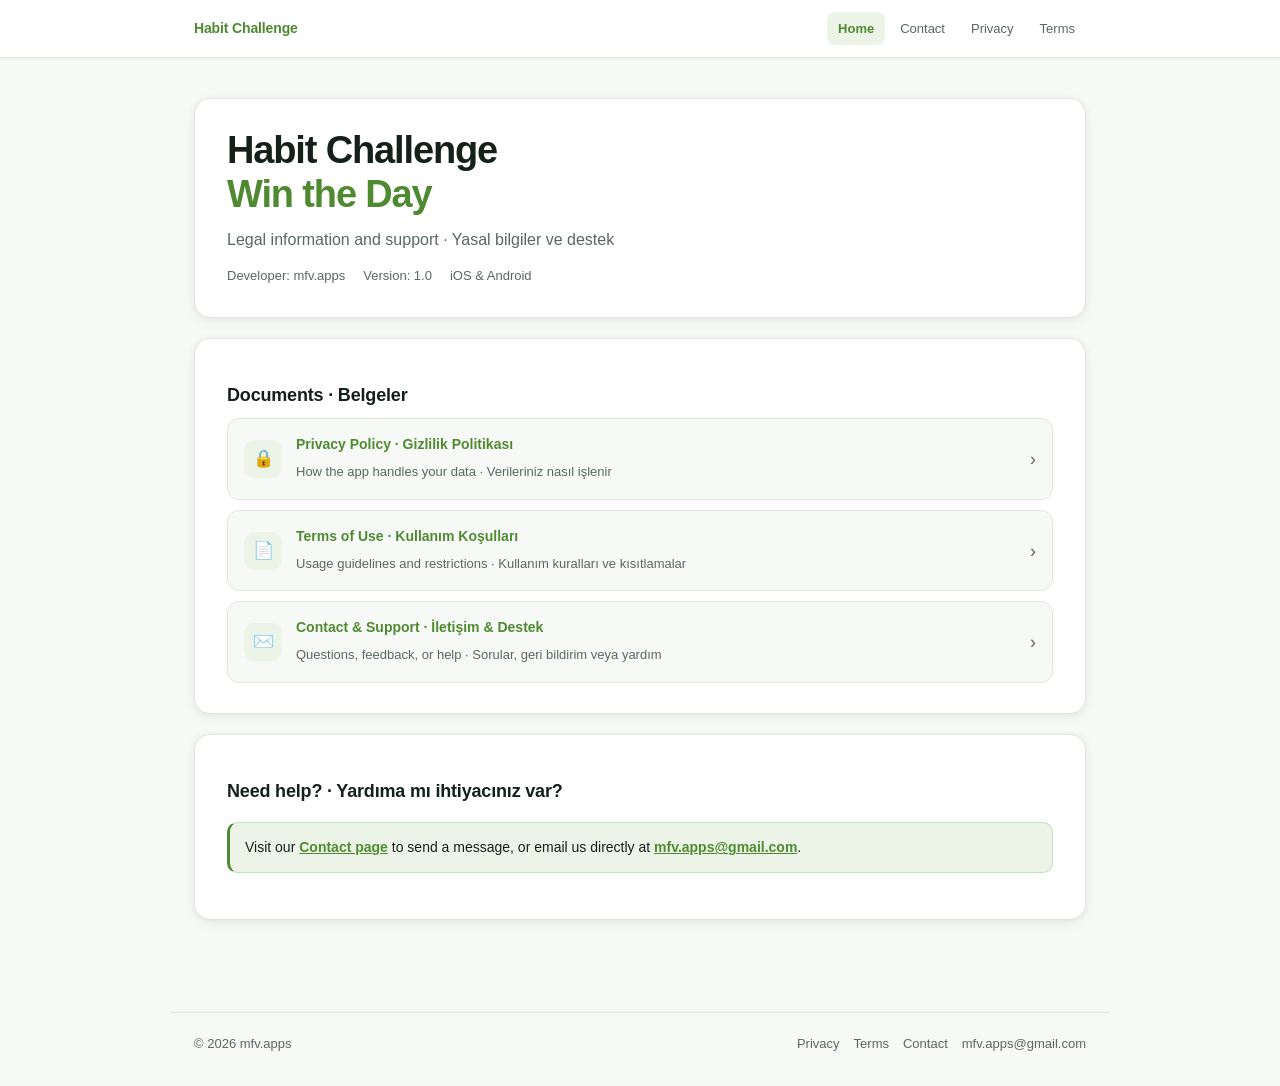
<file: index.html>
<!doctype html>
<html lang="en">
<head>
  <meta charset="utf-8">
  <meta name="viewport" content="width=device-width,initial-scale=1">
  <title>Habit Challenge: Win the Day — Legal</title>
  <link rel="stylesheet" href="styles.css">
</head>
<body>
  <header>
    <div class="inner">
      <span class="brand">Habit Challenge</span>
      <nav>
        <a href="index.html" class="active">Home</a>
        <a href="contact.html">Contact</a>
        <a href="privacy-policy.html">Privacy</a>
        <a href="terms-of-use.html">Terms</a>
      </nav>
    </div>
  </header>

  <main>
    <section class="hero">
      <h1>Habit Challenge<br><span class="accent-text">Win the Day</span></h1>
      <p class="muted">Legal information and support · Yasal bilgiler ve destek</p>
      <div class="meta">
        <span>Developer: mfv.apps</span>
        <span>Version: 1.0</span>
        <span>iOS &amp; Android</span>
      </div>
    </section>

    <section class="section">
      <h2>Documents · Belgeler</h2>
      <div class="doc-cards">
        <a href="privacy-policy.html" class="doc-card">
          <div class="doc-card-icon">🔒</div>
          <div class="doc-card-text">
            <strong>Privacy Policy · Gizlilik Politikası</strong>
            <span>How the app handles your data · Verileriniz nasıl işlenir</span>
          </div>
          <span class="doc-card-arrow">›</span>
        </a>
        <a href="terms-of-use.html" class="doc-card">
          <div class="doc-card-icon">📄</div>
          <div class="doc-card-text">
            <strong>Terms of Use · Kullanım Koşulları</strong>
            <span>Usage guidelines and restrictions · Kullanım kuralları ve kısıtlamalar</span>
          </div>
          <span class="doc-card-arrow">›</span>
        </a>
        <a href="contact.html" class="doc-card">
          <div class="doc-card-icon">✉️</div>
          <div class="doc-card-text">
            <strong>Contact &amp; Support · İletişim &amp; Destek</strong>
            <span>Questions, feedback, or help · Sorular, geri bildirim veya yardım</span>
          </div>
          <span class="doc-card-arrow">›</span>
        </a>
      </div>
    </section>

    <section class="section">
      <h2>Need help? · Yardıma mı ihtiyacınız var?</h2>
      <div class="notice">
        Visit our <a href="contact.html">Contact page</a> to send a message, or email us directly at
        <a href="mailto:mfv.apps@gmail.com">mfv.apps@gmail.com</a>.
      </div>
    </section>
  </main>

  <footer>
    <span>© 2026 mfv.apps</span>
    <div class="footer-links">
      <a href="privacy-policy.html">Privacy</a>
      <a href="terms-of-use.html">Terms</a>
      <a href="contact.html">Contact</a>
      <a href="mailto:mfv.apps@gmail.com">mfv.apps@gmail.com</a>
    </div>
  </footer>
</body>
</html>
</file>
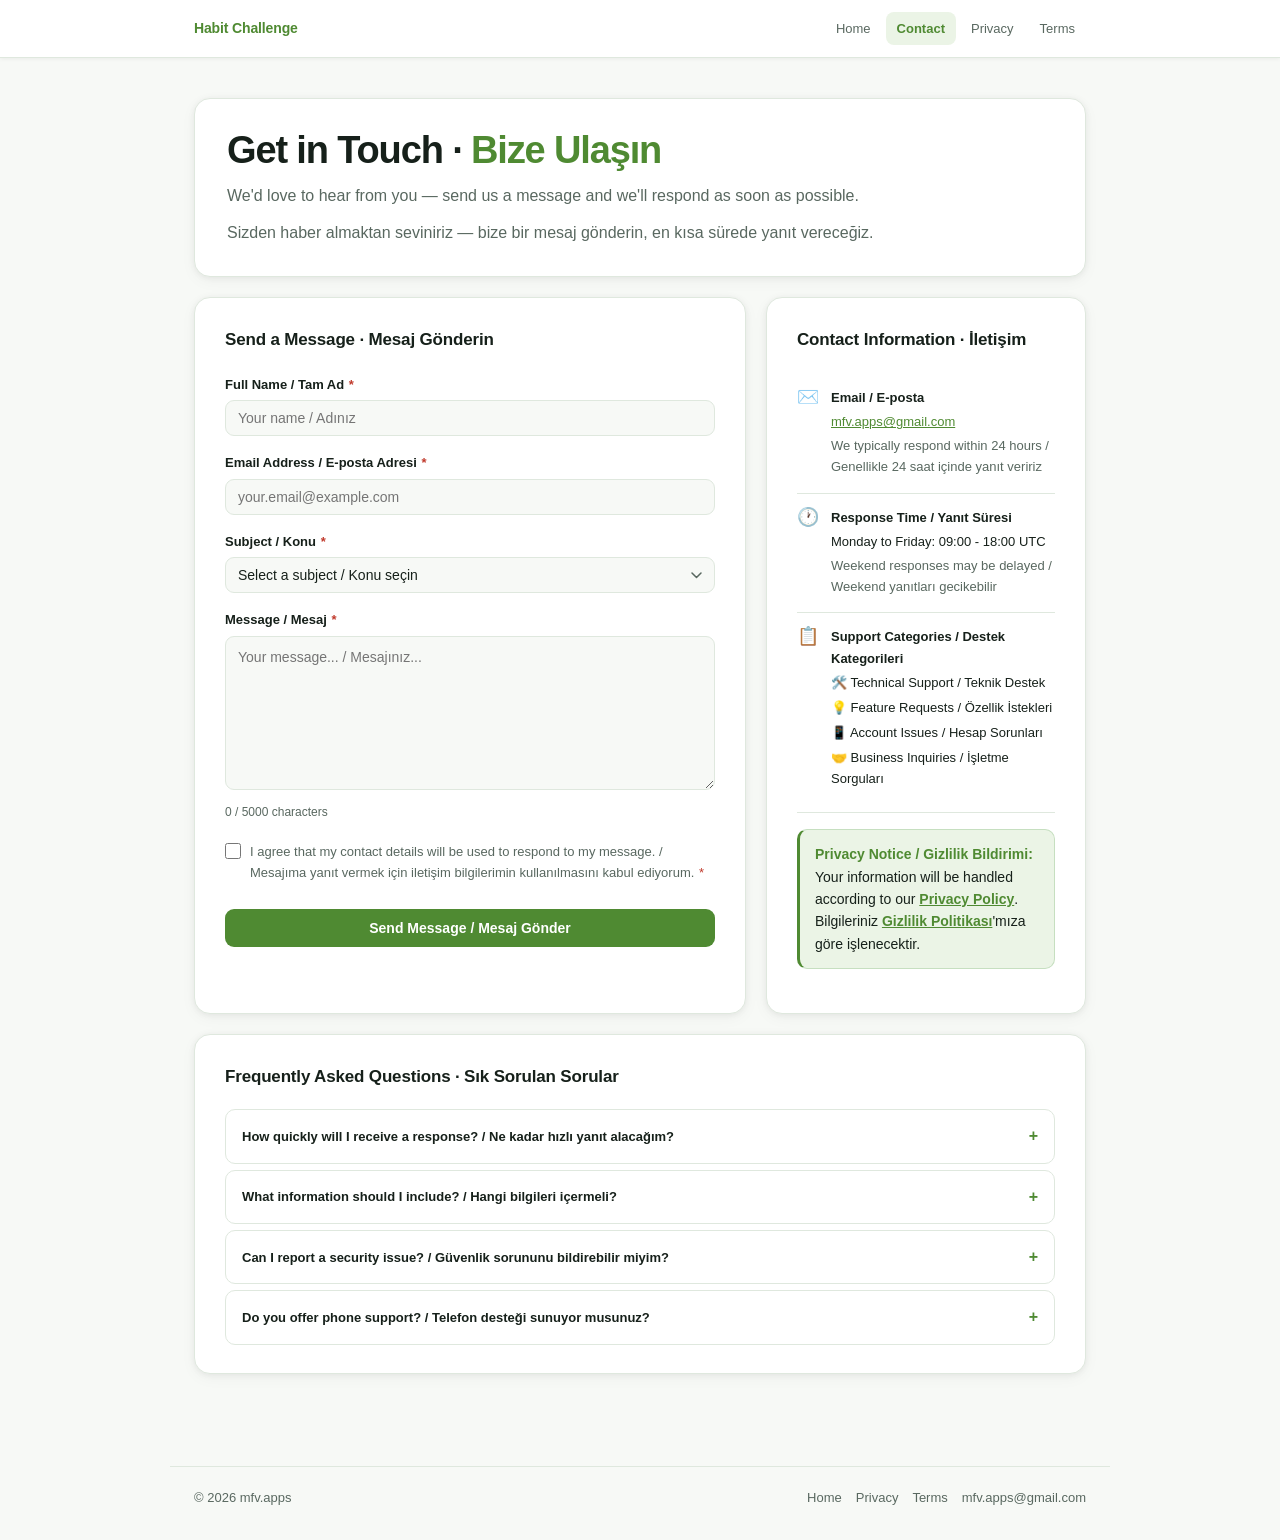
<file: contact.html>
<!doctype html>
<html lang="en">
<head>
  <meta charset="utf-8">
  <meta name="viewport" content="width=device-width,initial-scale=1">
  <title>Contact Us — Habit Challenge: Win the Day</title>
  <link rel="stylesheet" href="styles.css">
</head>
<body>
  <header>
    <div class="inner">
      <span class="brand">Habit Challenge</span>
      <nav>
        <a href="index.html">Home</a>
        <a href="contact.html" class="active">Contact</a>
        <a href="privacy-policy.html">Privacy</a>
        <a href="terms-of-use.html">Terms</a>
      </nav>
    </div>
  </header>

  <main>
    <section class="hero">
      <h1>Get in Touch · <span class="accent-text">Bize Ulaşın</span></h1>
      <p class="muted">We'd love to hear from you — send us a message and we'll respond as soon as possible.</p>
      <p class="muted">Sizden haber almaktan seviniriz — bize bir mesaj gönderin, en kısa sürede yanıt vereceğiz.</p>
    </section>

    <div class="contact-container">
      <!-- Contact Form Section -->
      <section class="form-section">
          <h2>Send a Message · Mesaj Gönderin</h2>
        
        <form id="contactForm" class="contact-form">
          <div class="form-group">
            <label for="name">Full Name / Tam Ad <span class="required">*</span></label>
            <input type="text" id="name" name="name" required placeholder="Your name / Adınız">
            <span class="error-message" id="nameError"></span>
          </div>

          <div class="form-group">
            <label for="email">Email Address / E-posta Adresi <span class="required">*</span></label>
            <input type="email" id="email" name="email" required placeholder="your.email@example.com">
            <span class="error-message" id="emailError"></span>
          </div>

          <div class="form-group">
            <label for="subject">Subject / Konu <span class="required">*</span></label>
            <select id="subject" name="subject" required>
              <option value="">Select a subject / Konu seçin</option>
              <option value="support">Support / Destek</option>
              <option value="feedback">Feedback / Geri Bildirim</option>
              <option value="bug">Bug Report / Hata Bildir</option>
              <option value="partnership">Partnership / İşbirliği</option>
              <option value="other">Other / Diğer</option>
            </select>
            <span class="error-message" id="subjectError"></span>
          </div>

          <div class="form-group">
            <label for="message">Message / Mesaj <span class="required">*</span></label>
            <textarea id="message" name="message" required placeholder="Your message... / Mesajınız..." rows="6"></textarea>
            <span class="error-message" id="messageError"></span>
          </div>

          <div class="form-group checkbox">
            <input type="checkbox" id="consent" name="consent" required>
            <label for="consent">I agree that my contact details will be used to respond to my message. / Mesajıma yanıt vermek için iletişim bilgilerimin kullanılmasını kabul ediyorum. <span class="required">*</span></label>
            <span class="error-message" id="consentError"></span>
          </div>

          <button type="submit" class="btn-submit">Send Message / Mesaj Gönder</button>
          <span class="success-message" id="successMessage"></span>
        </form>
      </section>

      <!-- Contact Information Section -->
      <section class="info-section">
        <h2>Contact Information · İletişim</h2>
        
        <div class="info-card">
          <div class="info-icon">✉️</div>
          <div class="info-content">
            <h3>Email / E-posta</h3>
            <p><a href="mailto:mfv.apps@gmail.com">mfv.apps@gmail.com</a></p>
            <p class="muted">We typically respond within 24 hours / Genellikle 24 saat içinde yanıt veririz</p>
          </div>
        </div>

        <div class="info-card">
          <div class="info-icon">🕐</div>
          <div class="info-content">
            <h3>Response Time / Yanıt Süresi</h3>
            <p>Monday to Friday: 09:00 - 18:00 UTC</p>
            <p class="muted">Weekend responses may be delayed / Weekend yanıtları gecikebilir</p>
          </div>
        </div>

        <div class="info-card">
          <div class="info-icon">📋</div>
          <div class="info-content">
            <h3>Support Categories / Destek Kategorileri</h3>
            <ul class="no-bullets">
              <li>🛠️ Technical Support / Teknik Destek</li>
              <li>💡 Feature Requests / Özellik İstekleri</li>
              <li>📱 Account Issues / Hesap Sorunları</li>
              <li>🤝 Business Inquiries / İşletme Sorguları</li>
            </ul>
          </div>
        </div>

        <div class="notice">
          <strong>Privacy Notice / Gizlilik Bildirimi:</strong> Your information will be handled according to our <a href="privacy-policy.html">Privacy Policy</a>. Bilgileriniz <a href="privacy-policy.html">Gizlilik Politikası</a>'mıza göre işlenecektir.
        </div>
      </section>
    </div>

    <!-- FAQ Section -->
    <section class="faq-section">
      <h2>Frequently Asked Questions · Sık Sorulan Sorular</h2>
      
      <div class="faq-container">
        <details class="faq-item">
          <summary>How quickly will I receive a response? / Ne kadar hızlı yanıt alacağım?</summary>
          <div class="faq-answer">
            <p>We aim to respond to all inquiries within 24 business hours. Priority support may be available for premium users.</p>
            <p>Tüm soruşturmalara 24 iş saati içinde yanıt vermeyi amaçlıyoruz. Premium kullanıcılar için öncelikli destek kullanılabilir olabilir.</p>
          </div>
        </details>

        <details class="faq-item">
          <summary>What information should I include? / Hangi bilgileri içermeli?</summary>
          <div class="faq-answer">
            <p>Please provide as much detail as possible including your issue, screenshots if applicable, and any error messages. The more information you provide, the faster we can help you.</p>
            <p>Sorununuz, varsa ekran görüntüleri ve hata mesajları dahil olmak üzere mümkün olduğunca çok ayrıntı sağlayınız.</p>
          </div>
        </details>

        <details class="faq-item">
          <summary>Can I report a security issue? / Güvenlik sorununu bildirebilir miyim?</summary>
          <div class="faq-answer">
            <p>Yes, please report security issues directly to mfv.apps@gmail.com with the subject "SECURITY:" to ensure urgent handling.</p>
            <p>Evet, "GÜVENLİK:" konusu ile mfv.apps@gmail.com adresine doğrudan bildirin.</p>
          </div>
        </details>

        <details class="faq-item">
          <summary>Do you offer phone support? / Telefon desteği sunuyor musunuz?</summary>
          <div class="faq-answer">
            <p>Currently, we support inquiries via email and this contact form. For urgent matters, please clearly mark your message as urgent.</p>
            <p>Şu anda, e-posta ve bu iletişim formu aracılığıyla destek sunuyoruz.</p>
          </div>
        </details>
      </div>
    </section>
  </main>

  <footer>
    <span>© 2026 mfv.apps</span>
    <div class="footer-links">
      <a href="index.html">Home</a>
      <a href="privacy-policy.html">Privacy</a>
      <a href="terms-of-use.html">Terms</a>
      <a href="mailto:mfv.apps@gmail.com">mfv.apps@gmail.com</a>
    </div>
  </footer>

  <script src="contact.js"></script>
</body>
</html>
</file>
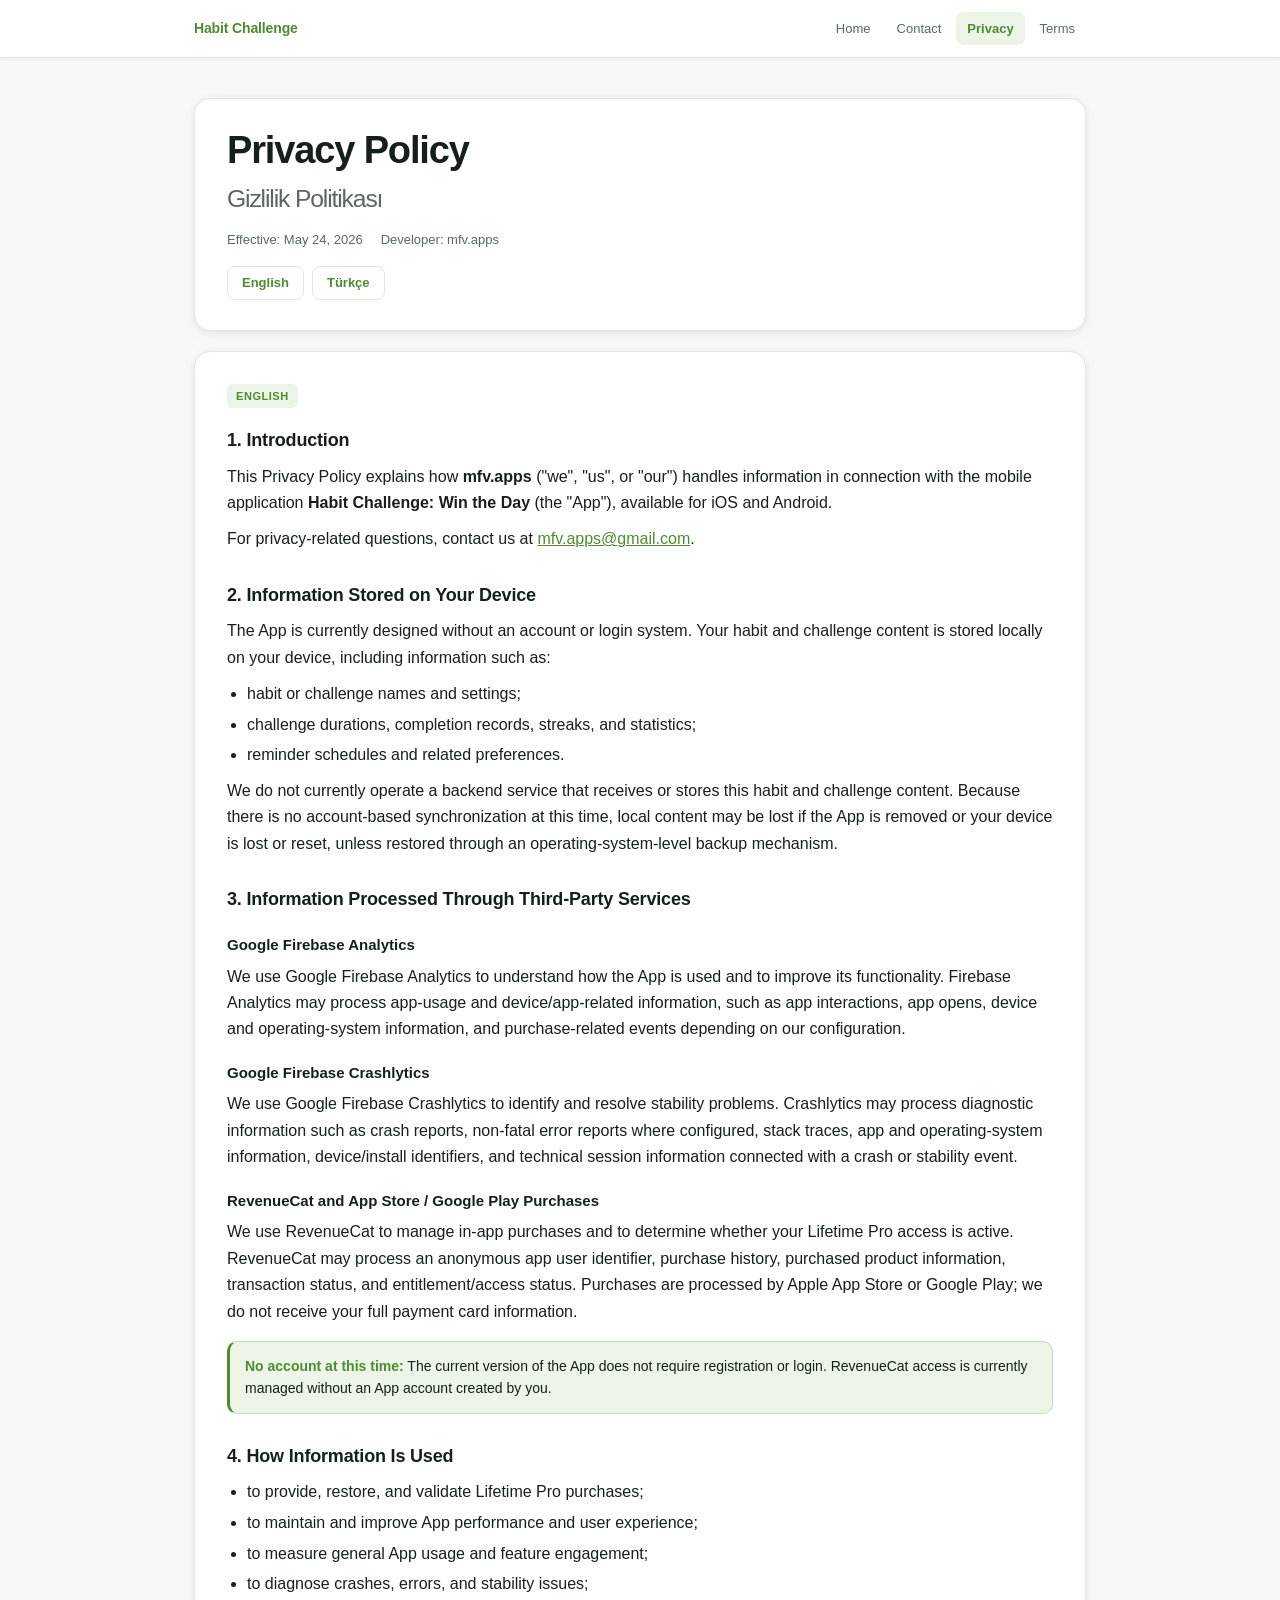
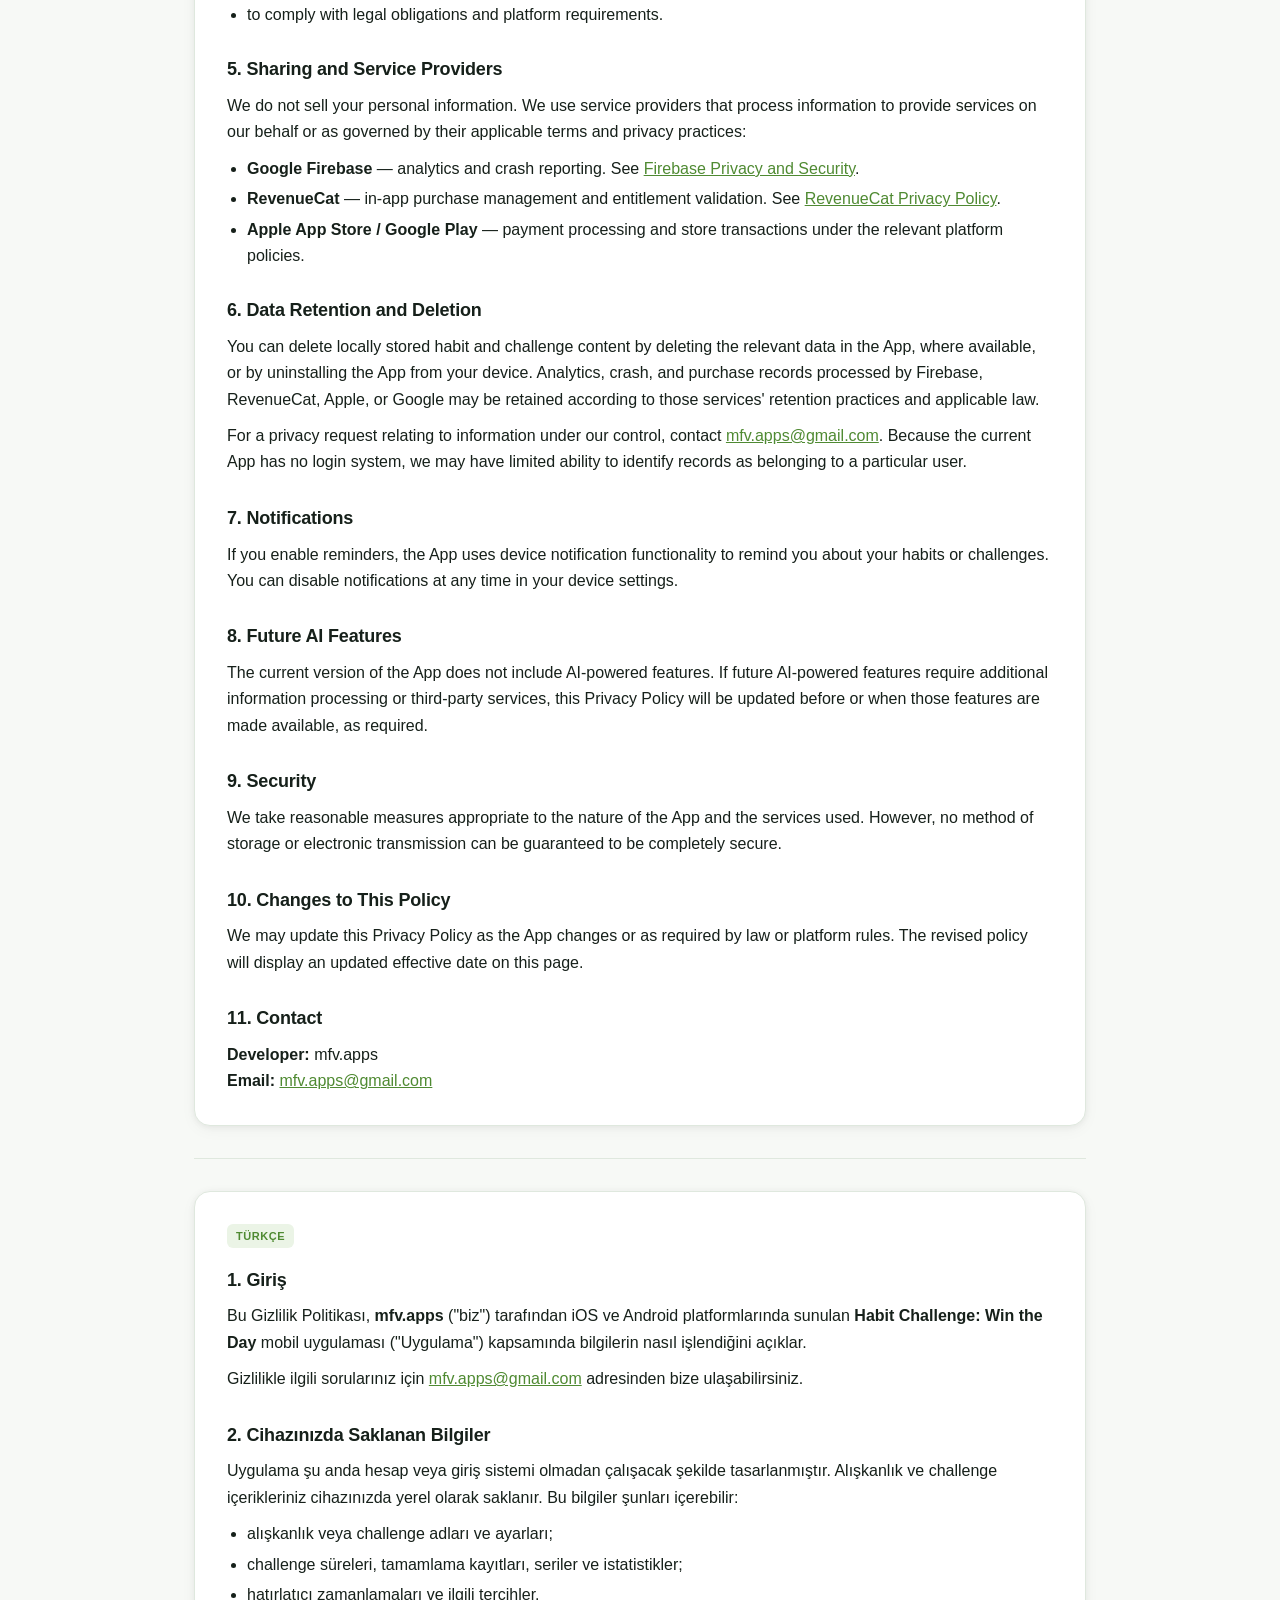
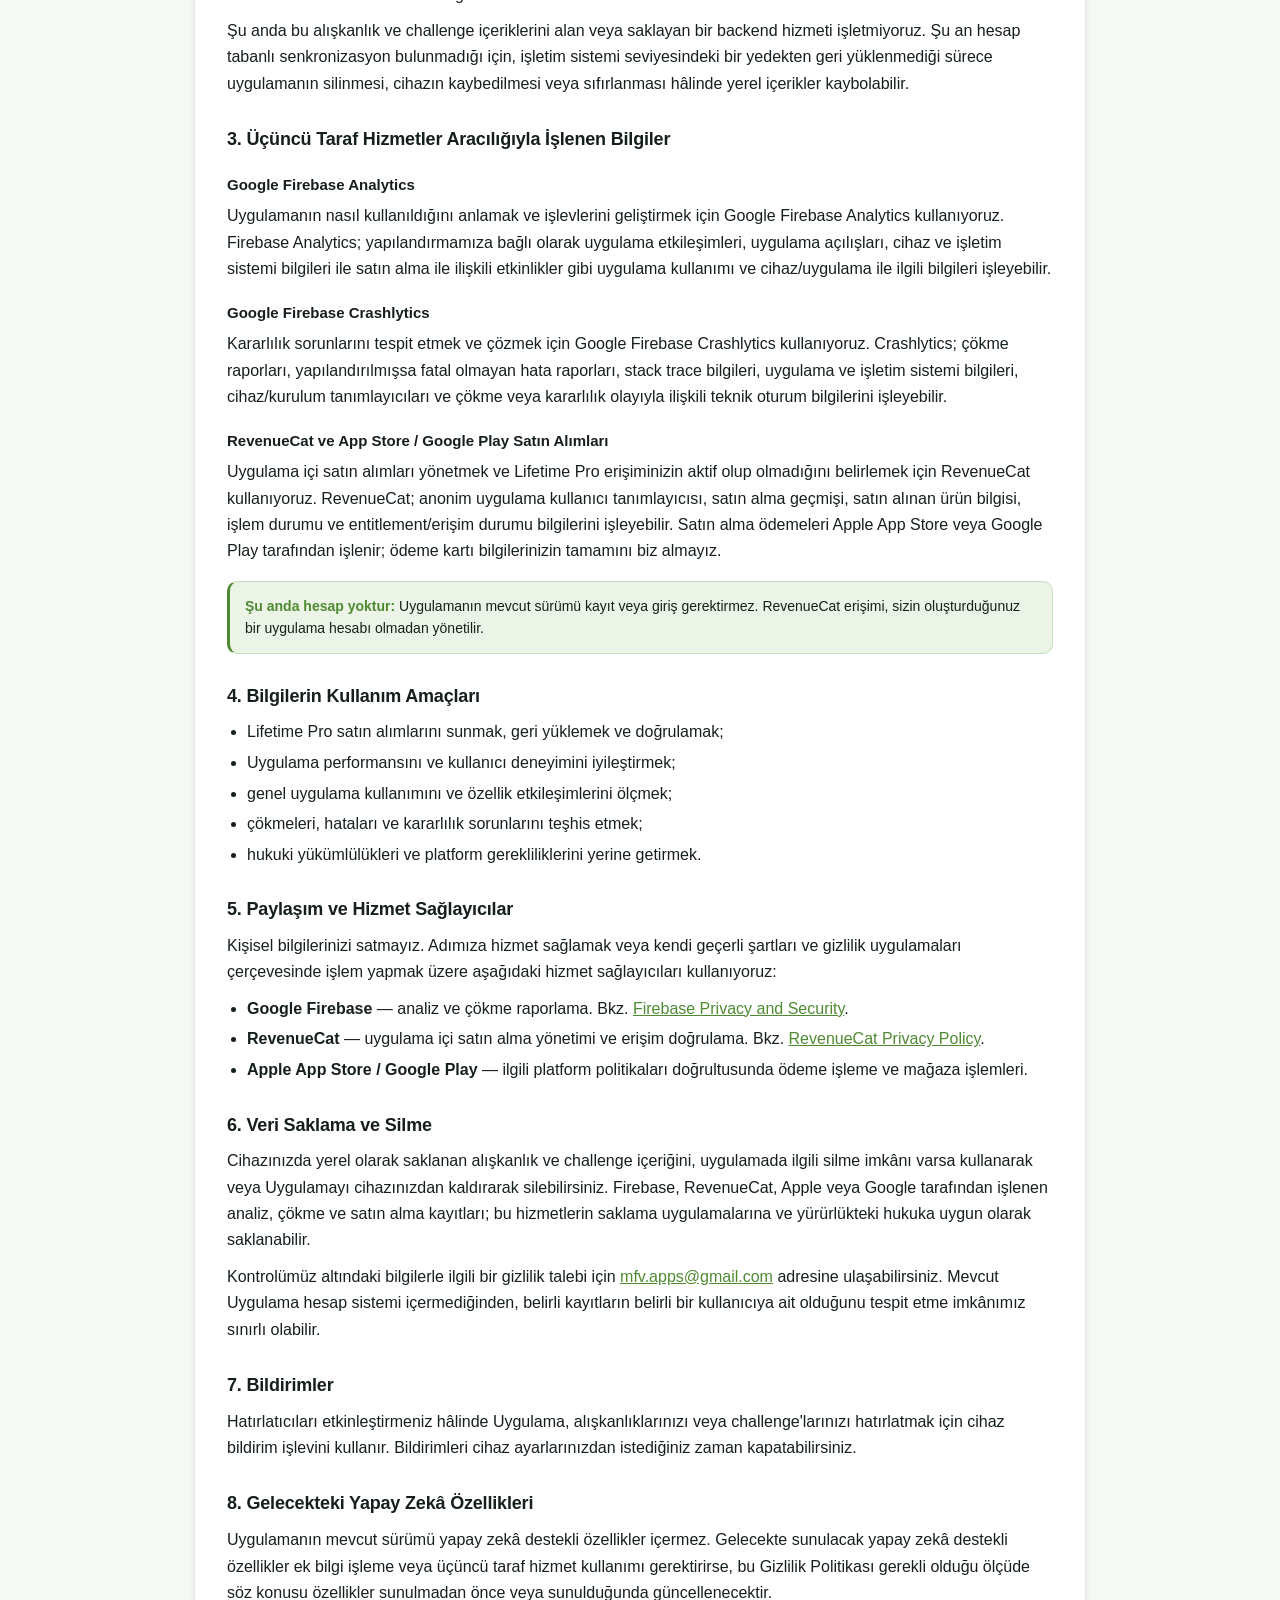
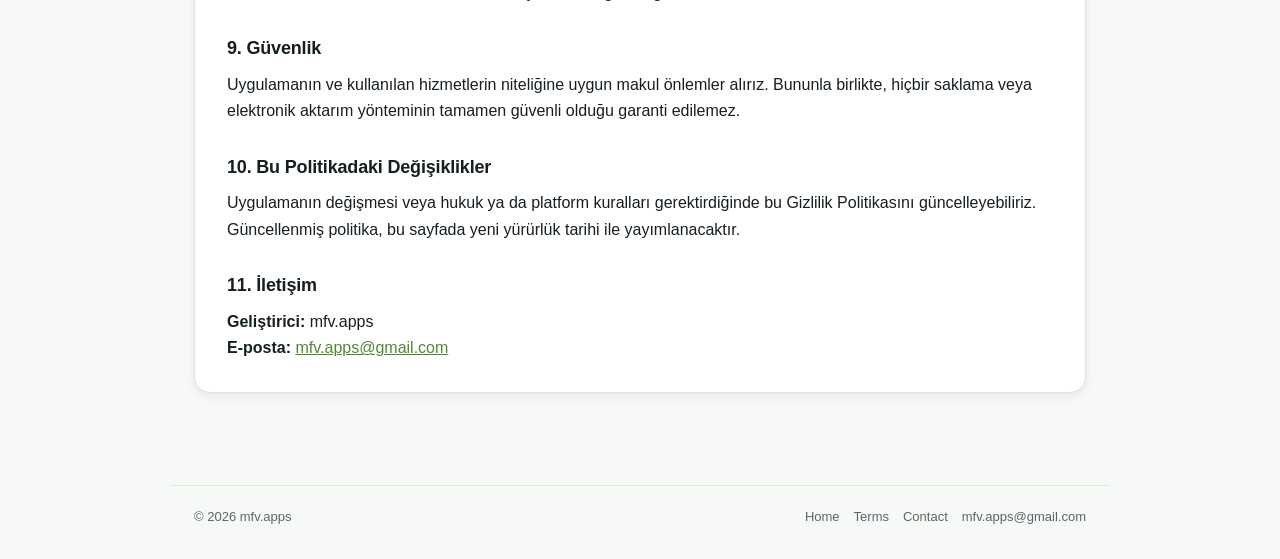
<file: privacy-policy.html>
<!doctype html>
<html lang="en">
<head>
  <meta charset="utf-8">
  <meta name="viewport" content="width=device-width,initial-scale=1">
  <title>Privacy Policy — Habit Challenge: Win the Day</title>
  <link rel="stylesheet" href="styles.css">
</head>
<body>
  <header>
    <div class="inner">
      <span class="brand">Habit Challenge</span>
      <nav>
        <a href="index.html">Home</a>
        <a href="contact.html">Contact</a>
        <a href="privacy-policy.html" class="active">Privacy</a>
        <a href="terms-of-use.html">Terms</a>
      </nav>
    </div>
  </header>

  <main>
    <section class="hero">
      <h1>Privacy Policy<br><span class="muted" style="font-weight:400;font-size:0.65em;">Gizlilik Politikası</span></h1>
      <div class="meta">
        <span>Effective: May 24, 2026</span>
        <span>Developer: mfv.apps</span>
      </div>
      <div class="langs">
        <a href="#english">English</a>
        <a href="#turkce">Türkçe</a>
      </div>
    </section>

    <section class="section" id="english" lang="en">
      <span class="tag">English</span>

      <h2>1. Introduction</h2>
      <p>This Privacy Policy explains how <strong>mfv.apps</strong> ("we", "us", or "our") handles information in connection with the mobile application <strong>Habit Challenge: Win the Day</strong> (the "App"), available for iOS and Android.</p>
      <p>For privacy-related questions, contact us at <a href="mailto:mfv.apps@gmail.com">mfv.apps@gmail.com</a>.</p>

      <h2>2. Information Stored on Your Device</h2>
      <p>The App is currently designed without an account or login system. Your habit and challenge content is stored locally on your device, including information such as:</p>
      <ul>
        <li>habit or challenge names and settings;</li>
        <li>challenge durations, completion records, streaks, and statistics;</li>
        <li>reminder schedules and related preferences.</li>
      </ul>
      <p>We do not currently operate a backend service that receives or stores this habit and challenge content. Because there is no account-based synchronization at this time, local content may be lost if the App is removed or your device is lost or reset, unless restored through an operating-system-level backup mechanism.</p>

      <h2>3. Information Processed Through Third-Party Services</h2>

      <h3>Google Firebase Analytics</h3>
      <p>We use Google Firebase Analytics to understand how the App is used and to improve its functionality. Firebase Analytics may process app-usage and device/app-related information, such as app interactions, app opens, device and operating-system information, and purchase-related events depending on our configuration.</p>

      <h3>Google Firebase Crashlytics</h3>
      <p>We use Google Firebase Crashlytics to identify and resolve stability problems. Crashlytics may process diagnostic information such as crash reports, non-fatal error reports where configured, stack traces, app and operating-system information, device/install identifiers, and technical session information connected with a crash or stability event.</p>

      <h3>RevenueCat and App Store / Google Play Purchases</h3>
      <p>We use RevenueCat to manage in-app purchases and to determine whether your Lifetime Pro access is active. RevenueCat may process an anonymous app user identifier, purchase history, purchased product information, transaction status, and entitlement/access status. Purchases are processed by Apple App Store or Google Play; we do not receive your full payment card information.</p>
      <div class="notice">
        <strong>No account at this time:</strong> The current version of the App does not require registration or login. RevenueCat access is currently managed without an App account created by you.
      </div>

      <h2>4. How Information Is Used</h2>
      <ul>
        <li>to provide, restore, and validate Lifetime Pro purchases;</li>
        <li>to maintain and improve App performance and user experience;</li>
        <li>to measure general App usage and feature engagement;</li>
        <li>to diagnose crashes, errors, and stability issues;</li>
        <li>to comply with legal obligations and platform requirements.</li>
      </ul>

      <h2>5. Sharing and Service Providers</h2>
      <p>We do not sell your personal information. We use service providers that process information to provide services on our behalf or as governed by their applicable terms and privacy practices:</p>
      <ul>
        <li><strong>Google Firebase</strong> — analytics and crash reporting. See <a href="https://firebase.google.com/support/privacy" rel="noopener noreferrer">Firebase Privacy and Security</a>.</li>
        <li><strong>RevenueCat</strong> — in-app purchase management and entitlement validation. See <a href="https://www.revenuecat.com/privacy/" rel="noopener noreferrer">RevenueCat Privacy Policy</a>.</li>
        <li><strong>Apple App Store / Google Play</strong> — payment processing and store transactions under the relevant platform policies.</li>
      </ul>

      <h2>6. Data Retention and Deletion</h2>
      <p>You can delete locally stored habit and challenge content by deleting the relevant data in the App, where available, or by uninstalling the App from your device. Analytics, crash, and purchase records processed by Firebase, RevenueCat, Apple, or Google may be retained according to those services' retention practices and applicable law.</p>
      <p>For a privacy request relating to information under our control, contact <a href="mailto:mfv.apps@gmail.com">mfv.apps@gmail.com</a>. Because the current App has no login system, we may have limited ability to identify records as belonging to a particular user.</p>

      <h2>7. Notifications</h2>
      <p>If you enable reminders, the App uses device notification functionality to remind you about your habits or challenges. You can disable notifications at any time in your device settings.</p>

      <h2>8. Future AI Features</h2>
      <p>The current version of the App does not include AI-powered features. If future AI-powered features require additional information processing or third-party services, this Privacy Policy will be updated before or when those features are made available, as required.</p>

      <h2>9. Security</h2>
      <p>We take reasonable measures appropriate to the nature of the App and the services used. However, no method of storage or electronic transmission can be guaranteed to be completely secure.</p>

      <h2>10. Changes to This Policy</h2>
      <p>We may update this Privacy Policy as the App changes or as required by law or platform rules. The revised policy will display an updated effective date on this page.</p>

      <h2>11. Contact</h2>
      <p><strong>Developer:</strong> mfv.apps<br><strong>Email:</strong> <a href="mailto:mfv.apps@gmail.com">mfv.apps@gmail.com</a></p>
    </section>

    <hr>

    <section class="section" id="turkce" lang="tr">
      <span class="tag">Türkçe</span>

      <h2>1. Giriş</h2>
      <p>Bu Gizlilik Politikası, <strong>mfv.apps</strong> ("biz") tarafından iOS ve Android platformlarında sunulan <strong>Habit Challenge: Win the Day</strong> mobil uygulaması ("Uygulama") kapsamında bilgilerin nasıl işlendiğini açıklar.</p>
      <p>Gizlilikle ilgili sorularınız için <a href="mailto:mfv.apps@gmail.com">mfv.apps@gmail.com</a> adresinden bize ulaşabilirsiniz.</p>

      <h2>2. Cihazınızda Saklanan Bilgiler</h2>
      <p>Uygulama şu anda hesap veya giriş sistemi olmadan çalışacak şekilde tasarlanmıştır. Alışkanlık ve challenge içerikleriniz cihazınızda yerel olarak saklanır. Bu bilgiler şunları içerebilir:</p>
      <ul>
        <li>alışkanlık veya challenge adları ve ayarları;</li>
        <li>challenge süreleri, tamamlama kayıtları, seriler ve istatistikler;</li>
        <li>hatırlatıcı zamanlamaları ve ilgili tercihler.</li>
      </ul>
      <p>Şu anda bu alışkanlık ve challenge içeriklerini alan veya saklayan bir backend hizmeti işletmiyoruz. Şu an hesap tabanlı senkronizasyon bulunmadığı için, işletim sistemi seviyesindeki bir yedekten geri yüklenmediği sürece uygulamanın silinmesi, cihazın kaybedilmesi veya sıfırlanması hâlinde yerel içerikler kaybolabilir.</p>

      <h2>3. Üçüncü Taraf Hizmetler Aracılığıyla İşlenen Bilgiler</h2>

      <h3>Google Firebase Analytics</h3>
      <p>Uygulamanın nasıl kullanıldığını anlamak ve işlevlerini geliştirmek için Google Firebase Analytics kullanıyoruz. Firebase Analytics; yapılandırmamıza bağlı olarak uygulama etkileşimleri, uygulama açılışları, cihaz ve işletim sistemi bilgileri ile satın alma ile ilişkili etkinlikler gibi uygulama kullanımı ve cihaz/uygulama ile ilgili bilgileri işleyebilir.</p>

      <h3>Google Firebase Crashlytics</h3>
      <p>Kararlılık sorunlarını tespit etmek ve çözmek için Google Firebase Crashlytics kullanıyoruz. Crashlytics; çökme raporları, yapılandırılmışsa fatal olmayan hata raporları, stack trace bilgileri, uygulama ve işletim sistemi bilgileri, cihaz/kurulum tanımlayıcıları ve çökme veya kararlılık olayıyla ilişkili teknik oturum bilgilerini işleyebilir.</p>

      <h3>RevenueCat ve App Store / Google Play Satın Alımları</h3>
      <p>Uygulama içi satın alımları yönetmek ve Lifetime Pro erişiminizin aktif olup olmadığını belirlemek için RevenueCat kullanıyoruz. RevenueCat; anonim uygulama kullanıcı tanımlayıcısı, satın alma geçmişi, satın alınan ürün bilgisi, işlem durumu ve entitlement/erişim durumu bilgilerini işleyebilir. Satın alma ödemeleri Apple App Store veya Google Play tarafından işlenir; ödeme kartı bilgilerinizin tamamını biz almayız.</p>
      <div class="notice">
        <strong>Şu anda hesap yoktur:</strong> Uygulamanın mevcut sürümü kayıt veya giriş gerektirmez. RevenueCat erişimi, sizin oluşturduğunuz bir uygulama hesabı olmadan yönetilir.
      </div>

      <h2>4. Bilgilerin Kullanım Amaçları</h2>
      <ul>
        <li>Lifetime Pro satın alımlarını sunmak, geri yüklemek ve doğrulamak;</li>
        <li>Uygulama performansını ve kullanıcı deneyimini iyileştirmek;</li>
        <li>genel uygulama kullanımını ve özellik etkileşimlerini ölçmek;</li>
        <li>çökmeleri, hataları ve kararlılık sorunlarını teşhis etmek;</li>
        <li>hukuki yükümlülükleri ve platform gerekliliklerini yerine getirmek.</li>
      </ul>

      <h2>5. Paylaşım ve Hizmet Sağlayıcılar</h2>
      <p>Kişisel bilgilerinizi satmayız. Adımıza hizmet sağlamak veya kendi geçerli şartları ve gizlilik uygulamaları çerçevesinde işlem yapmak üzere aşağıdaki hizmet sağlayıcıları kullanıyoruz:</p>
      <ul>
        <li><strong>Google Firebase</strong> — analiz ve çökme raporlama. Bkz. <a href="https://firebase.google.com/support/privacy" rel="noopener noreferrer">Firebase Privacy and Security</a>.</li>
        <li><strong>RevenueCat</strong> — uygulama içi satın alma yönetimi ve erişim doğrulama. Bkz. <a href="https://www.revenuecat.com/privacy/" rel="noopener noreferrer">RevenueCat Privacy Policy</a>.</li>
        <li><strong>Apple App Store / Google Play</strong> — ilgili platform politikaları doğrultusunda ödeme işleme ve mağaza işlemleri.</li>
      </ul>

      <h2>6. Veri Saklama ve Silme</h2>
      <p>Cihazınızda yerel olarak saklanan alışkanlık ve challenge içeriğini, uygulamada ilgili silme imkânı varsa kullanarak veya Uygulamayı cihazınızdan kaldırarak silebilirsiniz. Firebase, RevenueCat, Apple veya Google tarafından işlenen analiz, çökme ve satın alma kayıtları; bu hizmetlerin saklama uygulamalarına ve yürürlükteki hukuka uygun olarak saklanabilir.</p>
      <p>Kontrolümüz altındaki bilgilerle ilgili bir gizlilik talebi için <a href="mailto:mfv.apps@gmail.com">mfv.apps@gmail.com</a> adresine ulaşabilirsiniz. Mevcut Uygulama hesap sistemi içermediğinden, belirli kayıtların belirli bir kullanıcıya ait olduğunu tespit etme imkânımız sınırlı olabilir.</p>

      <h2>7. Bildirimler</h2>
      <p>Hatırlatıcıları etkinleştirmeniz hâlinde Uygulama, alışkanlıklarınızı veya challenge'larınızı hatırlatmak için cihaz bildirim işlevini kullanır. Bildirimleri cihaz ayarlarınızdan istediğiniz zaman kapatabilirsiniz.</p>

      <h2>8. Gelecekteki Yapay Zekâ Özellikleri</h2>
      <p>Uygulamanın mevcut sürümü yapay zekâ destekli özellikler içermez. Gelecekte sunulacak yapay zekâ destekli özellikler ek bilgi işleme veya üçüncü taraf hizmet kullanımı gerektirirse, bu Gizlilik Politikası gerekli olduğu ölçüde söz konusu özellikler sunulmadan önce veya sunulduğunda güncellenecektir.</p>

      <h2>9. Güvenlik</h2>
      <p>Uygulamanın ve kullanılan hizmetlerin niteliğine uygun makul önlemler alırız. Bununla birlikte, hiçbir saklama veya elektronik aktarım yönteminin tamamen güvenli olduğu garanti edilemez.</p>

      <h2>10. Bu Politikadaki Değişiklikler</h2>
      <p>Uygulamanın değişmesi veya hukuk ya da platform kuralları gerektirdiğinde bu Gizlilik Politikasını güncelleyebiliriz. Güncellenmiş politika, bu sayfada yeni yürürlük tarihi ile yayımlanacaktır.</p>

      <h2>11. İletişim</h2>
      <p><strong>Geliştirici:</strong> mfv.apps<br><strong>E-posta:</strong> <a href="mailto:mfv.apps@gmail.com">mfv.apps@gmail.com</a></p>
    </section>
  </main>

  <footer>
    <span>© 2026 mfv.apps</span>
    <div class="footer-links">
      <a href="index.html">Home</a>
      <a href="terms-of-use.html">Terms</a>
      <a href="contact.html">Contact</a>
      <a href="mailto:mfv.apps@gmail.com">mfv.apps@gmail.com</a>
    </div>
  </footer>

  <button id="back-to-top" title="Back to top" aria-label="Back to top">↑</button>
  <script>
    const btn = document.getElementById('back-to-top');
    window.addEventListener('scroll', () => btn.classList.toggle('visible', window.scrollY > 400));
    btn.addEventListener('click', () => window.scrollTo({ top: 0, behavior: 'smooth' }));
  </script>
</body>
</html>
</file>
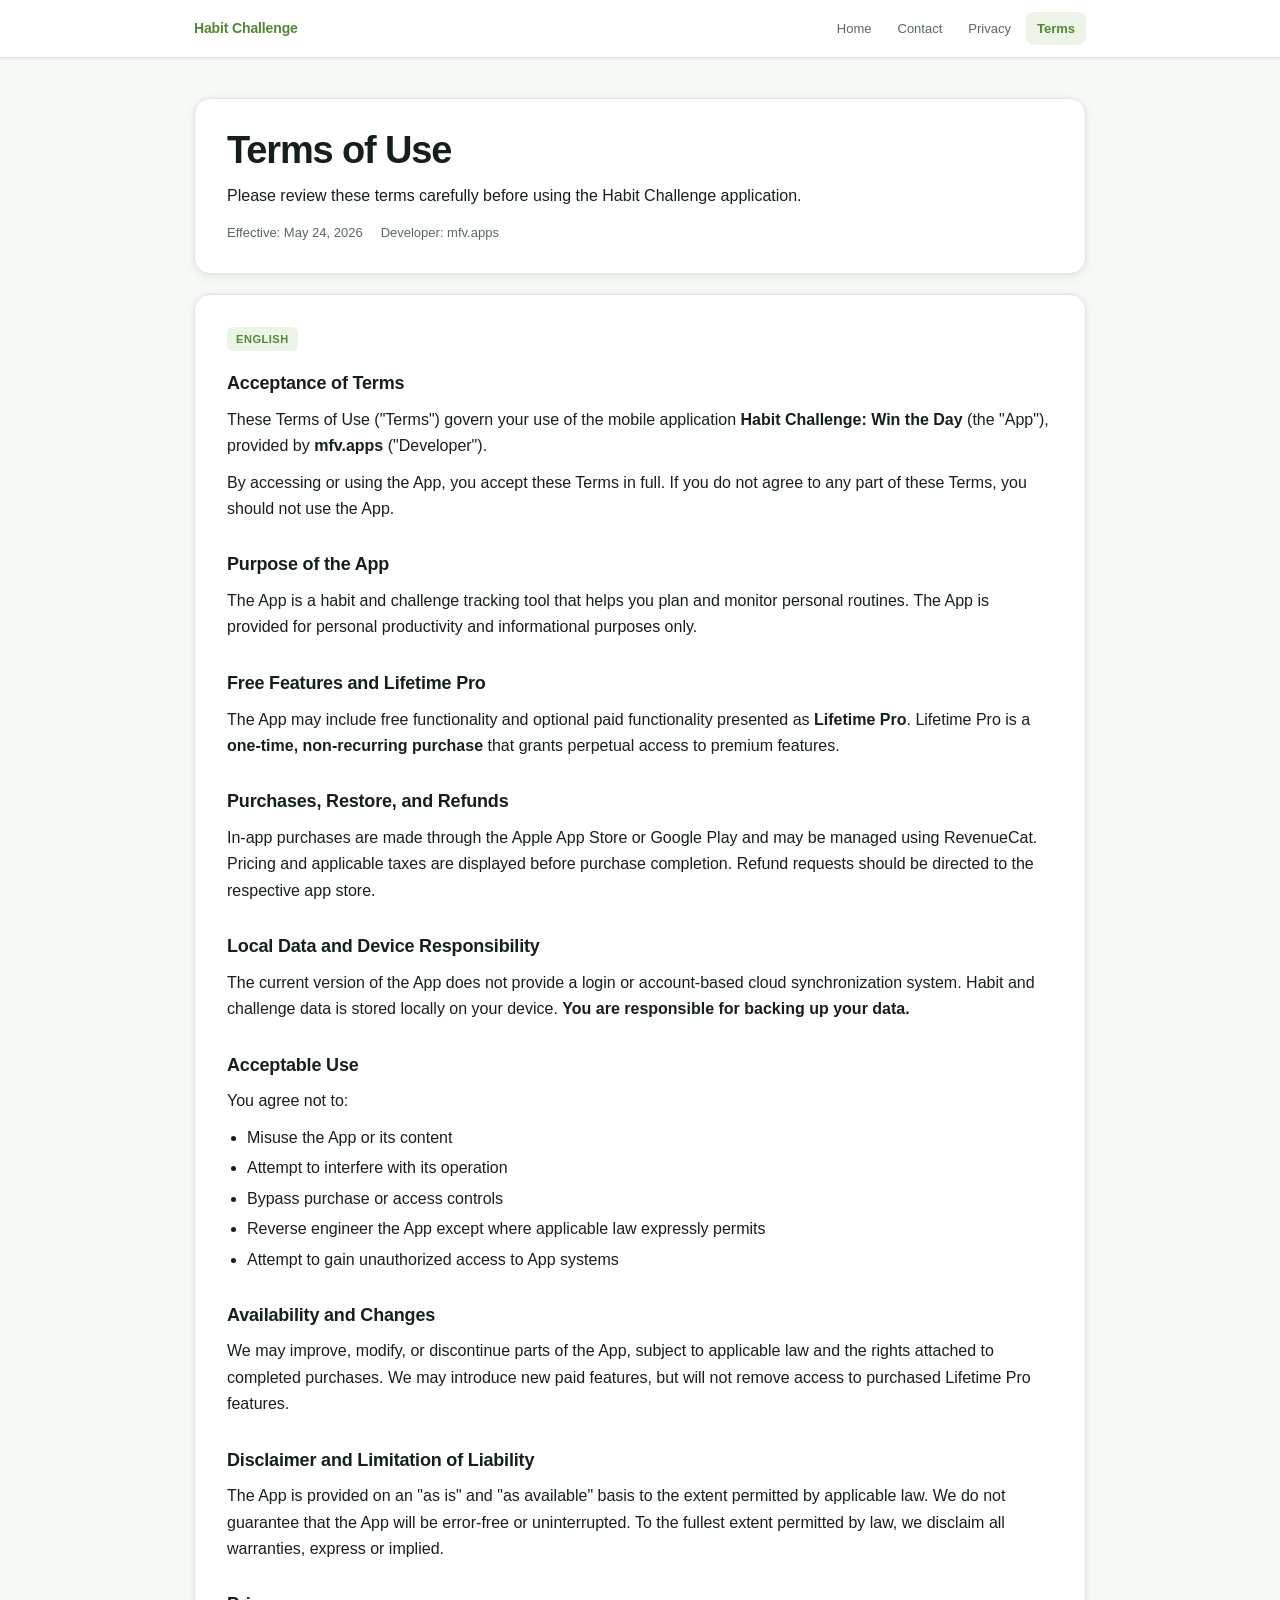
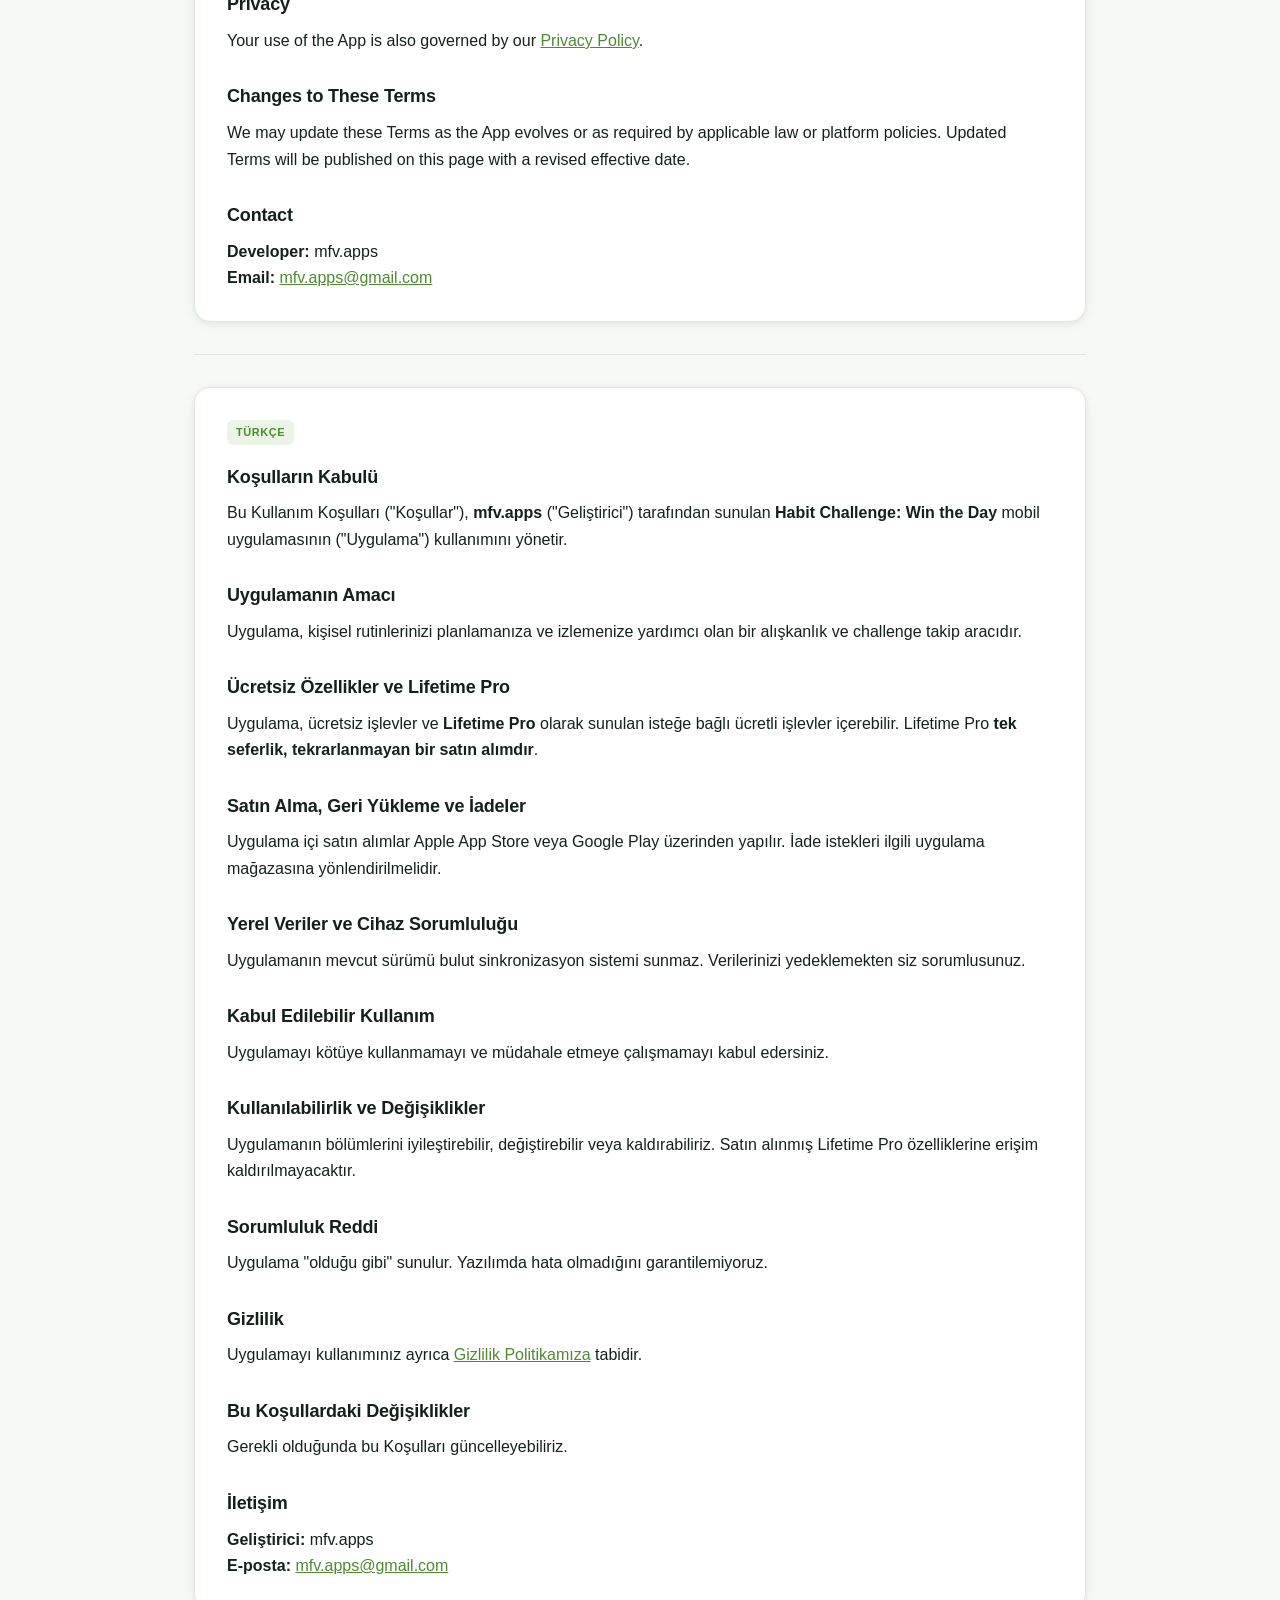
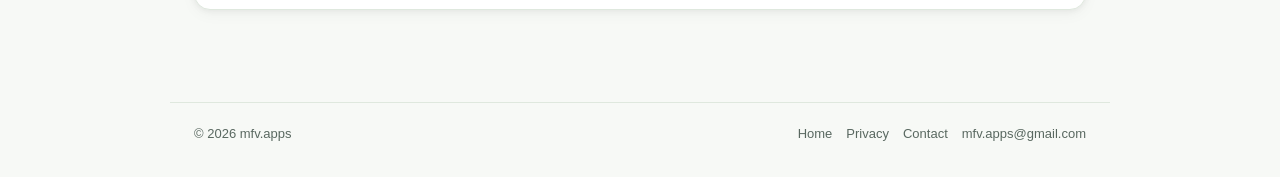
<file: terms-of-use.html>
<!doctype html>
<html lang="en">
<head>
  <meta charset="utf-8">
  <meta name="viewport" content="width=device-width,initial-scale=1">
  <title>Terms of Use — Habit Challenge: Win the Day</title>
  <link rel="stylesheet" href="styles.css">
</head>
<body>
  <header>
    <div class="inner">
      <span class="brand">Habit Challenge</span>
      <nav>
        <a href="index.html">Home</a>
        <a href="contact.html">Contact</a>
        <a href="privacy-policy.html">Privacy</a>
        <a href="terms-of-use.html" class="active">Terms</a>
      </nav>
    </div>
  </header>

  <main>
    <section class="hero">
      <h1>Terms of Use</h1>
      <p>Please review these terms carefully before using the Habit Challenge application.</p>
      <div class="meta">
        <span>Effective: May 24, 2026</span>
        <span>Developer: mfv.apps</span>
      </div>
    </section>

    <section class="section">
      <span class="tag">English</span>
      <h2>Acceptance of Terms</h2>
      <p>These Terms of Use ("Terms") govern your use of the mobile application <strong>Habit Challenge: Win the Day</strong> (the "App"), provided by <strong>mfv.apps</strong> ("Developer").</p>
      <p>By accessing or using the App, you accept these Terms in full. If you do not agree to any part of these Terms, you should not use the App.</p>

      <h2>Purpose of the App</h2>
      <p>The App is a habit and challenge tracking tool that helps you plan and monitor personal routines. The App is provided for personal productivity and informational purposes only.</p>

      <h2>Free Features and Lifetime Pro</h2>
      <p>The App may include free functionality and optional paid functionality presented as <strong>Lifetime Pro</strong>. Lifetime Pro is a <strong>one-time, non-recurring purchase</strong> that grants perpetual access to premium features.</p>

      <h2>Purchases, Restore, and Refunds</h2>
      <p>In-app purchases are made through the Apple App Store or Google Play and may be managed using RevenueCat. Pricing and applicable taxes are displayed before purchase completion. Refund requests should be directed to the respective app store.</p>

      <h2>Local Data and Device Responsibility</h2>
      <p>The current version of the App does not provide a login or account-based cloud synchronization system. Habit and challenge data is stored locally on your device. <strong>You are responsible for backing up your data.</strong></p>

      <h2>Acceptable Use</h2>
      <p>You agree not to:</p>
      <ul>
        <li>Misuse the App or its content</li>
        <li>Attempt to interfere with its operation</li>
        <li>Bypass purchase or access controls</li>
        <li>Reverse engineer the App except where applicable law expressly permits</li>
        <li>Attempt to gain unauthorized access to App systems</li>
      </ul>

      <h2>Availability and Changes</h2>
      <p>We may improve, modify, or discontinue parts of the App, subject to applicable law and the rights attached to completed purchases. We may introduce new paid features, but will not remove access to purchased Lifetime Pro features.</p>

      <h2>Disclaimer and Limitation of Liability</h2>
      <p>The App is provided on an "as is" and "as available" basis to the extent permitted by applicable law. We do not guarantee that the App will be error-free or uninterrupted. To the fullest extent permitted by law, we disclaim all warranties, express or implied.</p>

      <h2>Privacy</h2>
      <p>Your use of the App is also governed by our <a href="privacy-policy.html">Privacy Policy</a>.</p>

      <h2>Changes to These Terms</h2>
      <p>We may update these Terms as the App evolves or as required by applicable law or platform policies. Updated Terms will be published on this page with a revised effective date.</p>

      <h2>Contact</h2>
      <p><strong>Developer:</strong> mfv.apps<br>
      <strong>Email:</strong> <a href="mailto:mfv.apps@gmail.com">mfv.apps@gmail.com</a></p>
    </section>

    <hr>

    <section class="section">
      <span class="tag">Türkçe</span>
      <h2>Koşulların Kabulü</h2>
      <p>Bu Kullanım Koşulları ("Koşullar"), <strong>mfv.apps</strong> ("Geliştirici") tarafından sunulan <strong>Habit Challenge: Win the Day</strong> mobil uygulamasının ("Uygulama") kullanımını yönetir.</p>

      <h2>Uygulamanın Amacı</h2>
      <p>Uygulama, kişisel rutinlerinizi planlamanıza ve izlemenize yardımcı olan bir alışkanlık ve challenge takip aracıdır.</p>

      <h2>Ücretsiz Özellikler ve Lifetime Pro</h2>
      <p>Uygulama, ücretsiz işlevler ve <strong>Lifetime Pro</strong> olarak sunulan isteğe bağlı ücretli işlevler içerebilir. Lifetime Pro <strong>tek seferlik, tekrarlanmayan bir satın alımdır</strong>.</p>

      <h2>Satın Alma, Geri Yükleme ve İadeler</h2>
      <p>Uygulama içi satın alımlar Apple App Store veya Google Play üzerinden yapılır. İade istekleri ilgili uygulama mağazasına yönlendirilmelidir.</p>

      <h2>Yerel Veriler ve Cihaz Sorumluluğu</h2>
      <p>Uygulamanın mevcut sürümü bulut sinkronizasyon sistemi sunmaz. Verilerinizi yedeklemekten siz sorumlusunuz.</p>

      <h2>Kabul Edilebilir Kullanım</h2>
      <p>Uygulamayı kötüye kullanmamayı ve müdahale etmeye çalışmamayı kabul edersiniz.</p>

      <h2>Kullanılabilirlik ve Değişiklikler</h2>
      <p>Uygulamanın bölümlerini iyileştirebilir, değiştirebilir veya kaldırabiliriz. Satın alınmış Lifetime Pro özelliklerine erişim kaldırılmayacaktır.</p>

      <h2>Sorumluluk Reddi</h2>
      <p>Uygulama "olduğu gibi" sunulur. Yazılımda hata olmadığını garantilemiyoruz.</p>

      <h2>Gizlilik</h2>
      <p>Uygulamayı kullanımınız ayrıca <a href="privacy-policy.html">Gizlilik Politikamıza</a> tabidir.</p>

      <h2>Bu Koşullardaki Değişiklikler</h2>
      <p>Gerekli olduğunda bu Koşulları güncelleyebiliriz.</p>

      <h2>İletişim</h2>
      <p><strong>Geliştirici:</strong> mfv.apps<br>
      <strong>E-posta:</strong> <a href="mailto:mfv.apps@gmail.com">mfv.apps@gmail.com</a></p>
    </section>
  </main>

  </main>

  <footer>
    <span>© 2026 mfv.apps</span>
    <div class="footer-links">
      <a href="index.html">Home</a>
      <a href="privacy-policy.html">Privacy</a>
      <a href="contact.html">Contact</a>
      <a href="mailto:mfv.apps@gmail.com">mfv.apps@gmail.com</a>
    </div>
  </footer>

  <button id="back-to-top" title="Back to top" aria-label="Back to top">↑</button>
  <script>
    const btn = document.getElementById('back-to-top');
    window.addEventListener('scroll', () => btn.classList.toggle('visible', window.scrollY > 400));
    btn.addEventListener('click', () => window.scrollTo({ top: 0, behavior: 'smooth' }));
  </script>
</body>
</html>
</file>
<file: styles.css>
:root {
  --bg: #f7f9f6;
  --surface: #ffffff;
  --text: #16201a;
  --muted: #596860;
  --line: #dfe8de;
  --accent: #4f8a32;
  --accent-dark: #3c6d24;
  --soft: #ebf4e6;
  --danger: #c0392b;
  --success: #267a45;
  --max: 940px;
  --r: 16px;
  --shadow: 0 1px 6px rgba(0, 0, 0, 0.06), 0 4px 16px rgba(0, 0, 0, 0.04);
}

*, *::before, *::after {
  box-sizing: border-box;
  margin: 0;
  padding: 0;
}

html {
  scroll-behavior: smooth;
}

body {
  font-family: -apple-system, BlinkMacSystemFont, "Segoe UI", Roboto, "Helvetica Neue", Arial, sans-serif;
  background: var(--bg);
  color: var(--text);
  line-height: 1.65;
  -webkit-font-smoothing: antialiased;
}

/* ── Layout ─────────────────────────────────────────── */

.inner {
  max-width: var(--max);
  margin: 0 auto;
  padding: 0 24px;
}

main {
  max-width: var(--max);
  margin: 0 auto;
  padding: 40px 24px 72px;
}

/* ── Header / Nav ─────────────────────────────────── */

header {
  background: var(--surface);
  border-bottom: 1px solid var(--line);
  position: sticky;
  top: 0;
  z-index: 100;
  box-shadow: 0 1px 4px rgba(0, 0, 0, 0.06);
}

header .inner {
  display: flex;
  align-items: center;
  justify-content: space-between;
  gap: 12px;
  flex-wrap: wrap;
  padding-top: 12px;
  padding-bottom: 12px;
}

.brand {
  font-size: 14px;
  font-weight: 700;
  letter-spacing: -0.01em;
  color: var(--accent);
  white-space: nowrap;
}

nav {
  display: flex;
  gap: 4px;
  flex-wrap: wrap;
}

nav a {
  color: var(--muted);
  text-decoration: none;
  font-size: 13px;
  font-weight: 500;
  padding: 6px 11px;
  border-radius: 8px;
  transition: background 0.15s, color 0.15s;
}

nav a:hover {
  background: var(--soft);
  color: var(--accent);
}

nav a.active {
  background: var(--soft);
  color: var(--accent);
  font-weight: 700;
}

/* ── Sections ─────────────────────────────────────── */

.hero,
.section {
  background: var(--surface);
  border: 1px solid var(--line);
  border-radius: var(--r);
  padding: 30px 32px;
  margin-bottom: 20px;
  box-shadow: var(--shadow);
}

/* ── Typography ───────────────────────────────────── */

h1 {
  font-size: clamp(26px, 5vw, 38px);
  font-weight: 800;
  letter-spacing: -0.03em;
  line-height: 1.15;
  margin-bottom: 10px;
}

h2 {
  font-size: 18px;
  font-weight: 700;
  letter-spacing: -0.01em;
  margin: 28px 0 8px;
  color: var(--text);
}

.section > .tag + h2,
.section > h2:first-child {
  margin-top: 12px;
}

h3 {
  font-size: 15px;
  font-weight: 650;
  margin: 18px 0 6px;
}

p {
  margin-bottom: 10px;
}

p:last-child {
  margin-bottom: 0;
}

ul,
ol {
  padding-left: 20px;
  margin-bottom: 10px;
}

li {
  margin: 5px 0;
  line-height: 1.6;
}

a {
  color: var(--accent);
  transition: color 0.15s;
}

a:hover {
  color: var(--accent-dark);
}

hr {
  border: none;
  border-top: 1px solid var(--line);
  margin: 32px 0;
}

/* ── Utilities ────────────────────────────────────── */

.muted {
  color: var(--muted);
}

.accent-text {
  color: var(--accent);
}

.meta {
  display: flex;
  gap: 6px 18px;
  flex-wrap: wrap;
  font-size: 13px;
  color: var(--muted);
  margin-top: 12px;
}

.tag {
  display: inline-flex;
  align-items: center;
  background: var(--soft);
  color: var(--accent);
  font-size: 11px;
  font-weight: 700;
  letter-spacing: 0.05em;
  text-transform: uppercase;
  padding: 3px 9px;
  border-radius: 6px;
  margin-bottom: 6px;
}

.notice {
  background: var(--soft);
  border: 1px solid #c6dfc0;
  border-left: 3px solid var(--accent);
  padding: 13px 15px;
  border-radius: 10px;
  font-size: 14px;
  line-height: 1.6;
  margin: 16px 0;
}

.notice strong {
  color: var(--accent);
}

.notice a {
  color: var(--accent);
  font-weight: 600;
}

/* ── Language jump links ──────────────────────────── */

.langs {
  display: flex;
  gap: 8px;
  flex-wrap: wrap;
  margin-top: 16px;
}

.langs a {
  color: var(--accent);
  background: var(--surface);
  border: 1.5px solid var(--line);
  font-size: 13px;
  font-weight: 600;
  padding: 5px 14px;
  border-radius: 8px;
  text-decoration: none;
  transition: all 0.15s;
}

.langs a:hover {
  background: var(--soft);
  border-color: var(--accent);
  color: var(--accent-dark);
}

/* ── Document cards (homepage) ────────────────────── */

.doc-cards {
  display: flex;
  flex-direction: column;
  gap: 10px;
  margin-top: 8px;
}

.doc-card {
  display: flex;
  align-items: center;
  gap: 14px;
  padding: 14px 16px;
  border: 1px solid var(--line);
  border-radius: 12px;
  text-decoration: none;
  color: inherit;
  transition: border-color 0.15s, box-shadow 0.15s, background 0.15s;
  background: var(--bg);
}

.doc-card:hover {
  border-color: var(--accent);
  box-shadow: 0 2px 10px rgba(79, 138, 50, 0.12);
  background: var(--soft);
  color: inherit;
}

.doc-card-icon {
  width: 38px;
  height: 38px;
  flex-shrink: 0;
  background: var(--soft);
  border-radius: 10px;
  display: flex;
  align-items: center;
  justify-content: center;
  font-size: 17px;
}

.doc-card-text {
  flex: 1;
}

.doc-card-text strong {
  font-size: 14px;
  color: var(--accent);
  display: block;
  margin-bottom: 2px;
}

.doc-card-text span {
  font-size: 13px;
  color: var(--muted);
}

.doc-card-arrow {
  color: var(--muted);
  font-size: 18px;
  line-height: 1;
}

/* ── Contact layout ───────────────────────────────── */

.contact-container {
  display: grid;
  grid-template-columns: 1fr 320px;
  gap: 20px;
  margin-bottom: 20px;
}

.form-section,
.info-section,
.faq-section {
  background: var(--surface);
  border: 1px solid var(--line);
  border-radius: var(--r);
  padding: 28px 30px;
  box-shadow: var(--shadow);
}

.form-section h2,
.info-section h2 {
  margin-top: 0;
  margin-bottom: 20px;
  font-size: 17px;
}

.faq-section {
  margin-bottom: 20px;
}

.faq-section > h2 {
  margin-top: 0;
  margin-bottom: 18px;
  font-size: 17px;
}

/* ── Form elements ────────────────────────────────── */

.form-group {
  margin-bottom: 16px;
}

.form-group label {
  display: block;
  font-size: 13px;
  font-weight: 600;
  margin-bottom: 5px;
  color: var(--text);
}

.required {
  color: var(--danger);
  margin-left: 1px;
}

.form-group input[type="text"],
.form-group input[type="email"],
.form-group select,
.form-group textarea {
  width: 100%;
  padding: 9px 12px;
  border: 1.5px solid var(--line);
  border-radius: 9px;
  font-size: 14px;
  font-family: inherit;
  color: var(--text);
  background: var(--bg);
  outline: none;
  transition: border-color 0.15s, box-shadow 0.15s;
  -webkit-appearance: none;
  appearance: none;
}

.form-group select {
  background-image: url("data:image/svg+xml,%3Csvg xmlns='http://www.w3.org/2000/svg' width='11' height='7' viewBox='0 0 11 7'%3E%3Cpath d='M1 1l4.5 4.5L10 1' stroke='%23596860' stroke-width='1.5' fill='none' stroke-linecap='round' stroke-linejoin='round'/%3E%3C/svg%3E");
  background-repeat: no-repeat;
  background-position: right 12px center;
  padding-right: 32px;
  cursor: pointer;
}

.form-group input:focus,
.form-group select:focus,
.form-group textarea:focus {
  border-color: var(--accent);
  box-shadow: 0 0 0 3px rgba(79, 138, 50, 0.1);
  background: var(--surface);
}

.form-group textarea {
  resize: vertical;
  min-height: 120px;
  line-height: 1.6;
}

.form-group.checkbox {
  display: flex;
  gap: 9px;
  align-items: flex-start;
}

.form-group.checkbox input[type="checkbox"] {
  width: 16px;
  height: 16px;
  min-width: 16px;
  margin-top: 2px;
  accent-color: var(--accent);
  cursor: pointer;
}

.form-group.checkbox label {
  font-size: 13px;
  color: var(--muted);
  font-weight: 400;
}

.form-group.error input,
.form-group.error select,
.form-group.error textarea {
  border-color: var(--danger);
  box-shadow: 0 0 0 3px rgba(192, 57, 43, 0.07);
}

.error-message {
  display: none;
  font-size: 12px;
  color: var(--danger);
  margin-top: 4px;
}

.error-message.show {
  display: block;
}

.btn-submit {
  width: 100%;
  padding: 11px;
  background: var(--accent);
  color: #fff;
  border: none;
  border-radius: 9px;
  font-size: 14px;
  font-weight: 600;
  font-family: inherit;
  cursor: pointer;
  transition: background 0.15s, transform 0.1s;
  margin-top: 4px;
}

.btn-submit:hover:not(:disabled) {
  background: var(--accent-dark);
}

.btn-submit:active:not(:disabled) {
  transform: scale(0.99);
}

.btn-submit:disabled {
  opacity: 0.6;
  cursor: not-allowed;
}

.success-message {
  display: none;
  margin-top: 12px;
  padding: 11px 14px;
  background: #e5f3ea;
  color: var(--success);
  border: 1px solid #b5d9c0;
  border-radius: 9px;
  font-size: 13px;
  font-weight: 500;
  text-align: center;
}

.success-message.show {
  display: block;
}

/* ── Info cards ───────────────────────────────────── */

.info-card {
  display: flex;
  gap: 12px;
  align-items: flex-start;
  padding: 13px 0;
  border-bottom: 1px solid var(--line);
}

.info-card:last-of-type {
  border-bottom: none;
}

.info-icon {
  font-size: 18px;
  line-height: 1;
  padding-top: 1px;
  flex-shrink: 0;
}

.info-content h3 {
  font-size: 13px;
  margin: 0 0 3px;
  font-weight: 600;
}

.info-content p {
  font-size: 13px;
  margin: 0 0 2px;
}

.no-bullets {
  list-style: none;
  padding-left: 0;
}

.no-bullets li {
  font-size: 13px;
  margin: 4px 0;
}

/* ── FAQ accordion ────────────────────────────────── */

.faq-container {
  display: flex;
  flex-direction: column;
  gap: 6px;
}

.faq-item {
  border: 1px solid var(--line);
  border-radius: 10px;
  overflow: hidden;
}

.faq-item summary {
  padding: 13px 16px;
  cursor: pointer;
  font-size: 13px;
  font-weight: 600;
  list-style: none;
  display: flex;
  align-items: center;
  justify-content: space-between;
  gap: 12px;
  user-select: none;
  transition: background 0.15s;
}

.faq-item summary::-webkit-details-marker {
  display: none;
}

.faq-item summary:hover {
  background: var(--soft);
}

.faq-item[open] summary {
  background: var(--soft);
  border-bottom: 1px solid var(--line);
}

.faq-item summary::after {
  content: '+';
  font-size: 16px;
  color: var(--accent);
  flex-shrink: 0;
}

.faq-item[open] summary::after {
  content: '−';
}

.faq-answer {
  padding: 13px 16px;
  font-size: 13px;
  line-height: 1.65;
  color: var(--muted);
}

.faq-answer p {
  margin-bottom: 6px;
}

.faq-answer p:last-child {
  margin-bottom: 0;
}

/* ── Footer ───────────────────────────────────────── */

footer {
  max-width: var(--max);
  margin: 0 auto;
  padding: 20px 24px 32px;
  border-top: 1px solid var(--line);
  font-size: 13px;
  color: var(--muted);
  display: flex;
  flex-wrap: wrap;
  gap: 8px 16px;
  align-items: center;
  justify-content: space-between;
}

footer a {
  color: var(--muted);
  text-decoration: none;
}

footer a:hover {
  color: var(--accent);
}

.footer-links {
  display: flex;
  gap: 14px;
  flex-wrap: wrap;
}

/* ── Back to top ──────────────────────────────────── */

#back-to-top {
  position: fixed;
  bottom: 22px;
  right: 22px;
  width: 38px;
  height: 38px;
  background: var(--accent);
  color: #fff;
  border: none;
  border-radius: 50%;
  cursor: pointer;
  z-index: 200;
  display: flex;
  align-items: center;
  justify-content: center;
  box-shadow: 0 3px 10px rgba(79, 138, 50, 0.4);
  opacity: 0;
  pointer-events: none;
  transition: opacity 0.2s, transform 0.2s;
  font-size: 16px;
  line-height: 1;
}

#back-to-top.visible {
  opacity: 1;
  pointer-events: auto;
}

#back-to-top:hover {
  transform: translateY(-2px);
}

/* ── Responsive ───────────────────────────────────── */

@media (max-width: 700px) {
  .hero,
  .section {
    padding: 22px 18px;
  }

  .contact-container {
    grid-template-columns: 1fr;
  }

  .form-section,
  .info-section,
  .faq-section {
    padding: 22px 18px;
  }
}

@media (max-width: 480px) {
  .inner,
  main,
  footer {
    padding-left: 14px;
    padding-right: 14px;
  }

  nav a {
    font-size: 12px;
    padding: 5px 9px;
  }

  .brand {
    font-size: 13px;
  }
}

  font-size: 14px;
  padding-top: 28px;
  padding-bottom: 28px;
  text-align: center;
}

footer a {
  text-decoration: none;
}

footer a:hover {
  text-decoration: underline;
}

/* Responsive Design */
@media (max-width: 600px) {
  .inner,
  main,
  footer {
    padding-left: 18px;
    padding-right: 18px;
  }

  .hero,
  .section {
    padding: 21px 19px;
    border-radius: 16px;
    margin-bottom: 20px;
  }

  h1 {
    font-size: clamp(24px, 4vw, 32px);
  }

  h2 {
    font-size: 19px;
    margin: 24px 0 12px;
  }

  nav {
    gap: 8px;
    margin-top: 12px;
  }

  nav a,
  .langs a {
    padding: 6px 11px;
    font-size: 12px;
  }

  .meta {
    gap: 6px 16px;
    font-size: 13px;
    margin-top: 12px;
  }

  .notice {
    padding: 14px 16px;
    font-size: 13px;
    margin: 16px 0;
  }
}

@media (max-width: 400px) {
  .inner,
  main,
  footer {
    padding-left: 16px;
    padding-right: 16px;
  }

  .hero,
  .section {
    padding: 16px;
  }

  h1 {
    font-size: clamp(20px, 3.5vw, 28px);
    margin-bottom: 8px;
  }

  h2 {
    font-size: 17px;
    margin: 20px 0 10px;
  }

  nav {
    flex-direction: column;
    gap: 8px;
  }

  nav a,
  .langs a {
    display: block;
    text-align: center;
  }

  .meta {
    gap: 6px 12px;
    font-size: 12px;
  }
}

/* Print Styles */
@media print {
  header,
  footer,
  nav {
    display: none;
  }

  .hero,
  .section {
    page-break-inside: avoid;
    border: 1px solid #ccc;
    box-shadow: none;
  }

  a {
    color: var(--accent);
    text-decoration: underline;
  }
}
</file>
